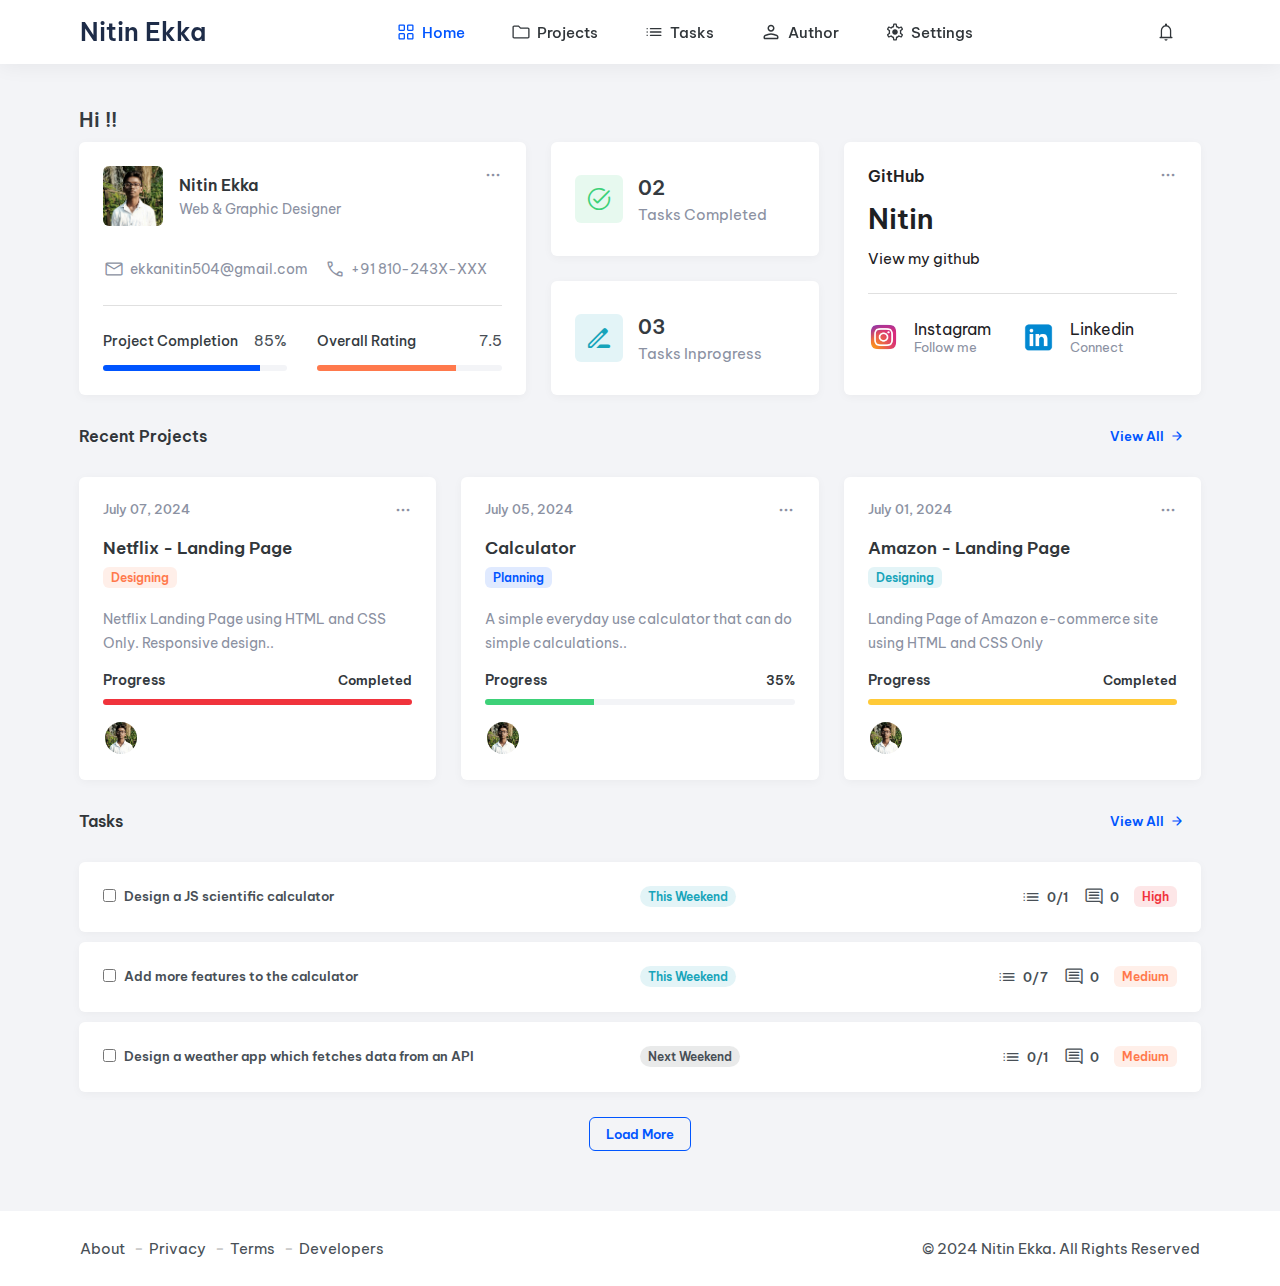
<file: index.html>
<!DOCTYPE html>
<html lang="en">

<head>
  <meta charset="UTF-8">
  <meta http-equiv="X-UA-Compatible" content="IE=edge">
  <meta name="viewport" content="width=device-width, initial-scale=1.0">
  <title>Nitin Ekka | Home</title>

  <!-- 
    - favicon
  -->
  <link rel="shortcut icon" href="./favicon.png" type="image/svg+xml">

  <!-- 
    - custom css link
  -->
  <link rel="stylesheet" href="./assets/css/style.css">

  <!-- 
    - google font link
  -->
  <link rel="preconnect" href="https://fonts.googleapis.com">
  <link rel="preconnect" href="https://fonts.gstatic.com" crossorigin>
  <link href="https://fonts.googleapis.com/css2?family=Be+Vietnam+Pro:wght@400;500;600;900&display=swap"
    rel="stylesheet">

  <!-- 
    - material icon link
  -->
  <link
    href="https://fonts.googleapis.com/css2?family=Material+Symbols+Rounded:opsz,wght,FILL,GRAD@20..48,100..700,0..1,-50..200"
    rel="stylesheet" />

</head>

<body>

  <!-- 
    - #HEADER
  -->

  <header class="header" data-header>
    <div class="container">

      <h1>
        <a href="./author.html" class="logo">Nitin Ekka</a>
      </h1>

      <button class="menu-toggle-btn icon-box" data-menu-toggle-btn aria-label="Toggle Menu">
        <span class="material-symbols-rounded  icon">menu</span>
      </button>

      <nav class="navbar">
        <div class="container">

          <ul class="navbar-list">

            <li>
              <a href="#" class="navbar-link active icon-box">
                <span class="material-symbols-rounded  icon">grid_view</span>

                <span>Home</span>
              </a>
            </li>

            <li>
              <a href="./projects.html" class="navbar-link icon-box">
                <span class="material-symbols-rounded  icon">folder</span>

                <span>Projects</span>
              </a>
            </li>

            <li>
              <a href="#tasks" class="navbar-link icon-box">
                <span class="material-symbols-rounded  icon">list</span>

                <span>Tasks</span>
              </a>
            </li>

            <li>
              <a href="./author.html" class="navbar-link icon-box">
                <span class="material-symbols-rounded">
                  person
                  </span>
                <span>Author</span>
              </a>
            </li>

            <li>
              <a href="#" class="navbar-link icon-box">
                <span class="material-symbols-rounded  icon">settings</span>

                <span>Settings</span>
              </a>
            </li>

          </ul>

          <ul class="user-action-list">

            <li>
              <a href="#" class="notification icon-box">
                <span class="material-symbols-rounded  icon">notifications</span>
              </a>
            </li>

            

          </ul>

        </div>
      </nav>

    </div>
  </header>





  <main>
    <article class="container article">

      <h2 class="h2 article-title">Hi !!</h2>

      <!-- 
        - #HOME
      -->

      <section class="home">

        <div class="card profile-card">

          <button class="card-menu-btn icon-box" aria-label="More" data-menu-btn>
            <span class="material-symbols-rounded  icon">more_horiz</span>
          </button>

          <ul class="ctx-menu">

            <li class="ctx-item">
              <button class="ctx-menu-btn icon-box">
                <span class="material-symbols-rounded  icon" aria-hidden="true">edit</span>

                <span class="ctx-menu-text">Edit</span>
              </button>
            </li>

            <li class="ctx-item">
              <button class="ctx-menu-btn icon-box">
                <span class="material-symbols-rounded  icon" aria-hidden="true">cached</span>

                <span class="ctx-menu-text">Refresh</span>
              </button>
            </li>

            <li class="divider"></li>

            <li class="ctx-item">
              <button class="ctx-menu-btn red icon-box">
                <span class="material-symbols-rounded  icon" aria-hidden="true">delete</span>

                <span class="ctx-menu-text">Deactivate</span>
              </button>
            </li>

          </ul>
          <a href="./author.html">
          <div class="profile-card-wrapper">

            <figure class="card-avatar">
              <img src="./assets/images/avatar.jpg" alt="Nitin Ekka" width="60" height="60">
            </figure>

            <div>
              <p class="card-title">Nitin Ekka</p>

              <p class="card-subtitle">Web & Graphic Designer</p>
            </div>

          </div>
          </a>

          <ul class="contact-list">

            <li>
              <a href="mailto:ekkanitin504@gmail.com" class="contact-link icon-box">
                <span class="material-symbols-rounded  icon">mail</span>

                <p class="text">ekkanitin504@gmail.com</p>
              </a>
            </li>

            <li>
              <a href="tel:+91810243XXXX" class="contact-link icon-box">
                <span class="material-symbols-rounded  icon">call</span>

                <p class="text">+91 810-243X-XXX</p>
              </a>
            </li>

          </ul>

          <div class="divider card-divider"></div>

          <ul class="progress-list">

            <li class="progress-item">

              <div class="progress-label">
                <p class="progress-title">Project Completion</p>

                <data class="progress-data" value="85">85%</data>
              </div>

              <div class="progress-bar">
                <div class="progress" style="--width: 85%; --bg: var(--blue-ryb);"></div>
              </div>

            </li>

            <li class="progress-item">

              <div class="progress-label">
                <p class="progress-title">Overall Rating</p>

                <data class="progress-data" value="7.5">7.5</data>
              </div>

              <div class="progress-bar">
                <div class="progress" style="--width: 75%; --bg: var(--coral);"></div>
              </div>

            </li>

          </ul>

        </div>

        <div class="card-wrapper">

          <div class="card task-card">

            <div class="card-icon icon-box green">
              <span class="material-symbols-rounded  icon">task_alt</span>
            </div>

            <div>
              <data class="card-data" value="2">02</data>

              <p class="card-text">Tasks Completed</p>
            </div>

          </div>

          <div class="card task-card">

            <div class="card-icon icon-box blue">
              <span class="material-symbols-rounded  icon">drive_file_rename_outline</span>
            </div>

            <div>
              <data class="card-data" value="3">03</data>

              <p class="card-text">Tasks Inprogress</p>
            </div>

          </div>

        </div>

        <div class="card revenue-card">

          <button class="card-menu-btn icon-box" aria-label="More" data-menu-btn>
            <span class="material-symbols-rounded  icon">more_horiz</span>
          </button>

          <ul class="ctx-menu">

            <li class="ctx-item">
              <button class="ctx-menu-btn icon-box">
                <span class="material-symbols-rounded  icon" aria-hidden="true">edit</span>

                <span class="ctx-menu-text">Edit</span>
              </button>
            </li>

            <li class="ctx-item">
              <button class="ctx-menu-btn icon-box">
                <span class="material-symbols-rounded  icon" aria-hidden="true">cached</span>

                <span class="ctx-menu-text">Refresh</span>
              </button>
            </li>

          </ul>

          <p class="card-title"><a href="https://github.com/Nitinekka504" target="_blank">GitHub</a></p>

          <data class="card-price" value=""><a href="https://github.com/Nitinekka504" target="_blank">Nitin</a></data>

          <p class="card-text"><a href="https://github.com/Nitinekka504" target="_blank">View my github</a></p>

          <div class="divider card-divider"></div>

          <ul class="revenue-list">

            <li class="revenue-item icon-box">

              <img src="./instagram.png" alt="Instagram"  width="20%">

              <div>
                <a href="https://www.instagram.com/nitin._.ekka504?igsh=YjhtajAwMzUxdmY2" target="_blank">Instagram</a>

                <p class="revenue-item-text"><a class="greyy" href="https://www.instagram.com/nitin._.ekka504?igsh=YjhtajAwMzUxdmY2" target="_blank">Follow me</a>
                </p>
              </div>

            </li>

            <li class="revenue-item icon-box">

              <img src="./author/assets/logo/linkedin.png" alt="linkedin"  width="21%">

              <div>
                <a href="https://www.linkedin.com/in/nitin-ekka-468917226/" target="_blank" >Linkedin</a>

                <p class="revenue-item-text"><a  class="greyy" href="https://www.linkedin.com/in/nitin-ekka-468917226/" target="_blank">Connect</a></p>
              </div>

            </li>

          </ul>

        </div>

      </section>




      <!-- 
        - #PROJECTS
      -->

      <section class="projects" id="projects">

        <div class="section-title-wrapper">
          <h2 class="section-title">Recent Projects</h2>

          <a href="./projects.html"><button class="btn btn-link icon-box">
            <span>View All</span>

            <span class="material-symbols-rounded  icon" aria-hidden="true">arrow_forward</span>
          </button>
          </a>
        </div>

        <ul class="project-list">
          
          <li class="project-item">
            <div class="card project-card">

              <button class="card-menu-btn icon-box" aria-label="More" data-menu-btn>
                <span class="material-symbols-rounded  icon">more_horiz</span>
              </button>

              <ul class="ctx-menu">

                <li class="ctx-item">
                  <button class="ctx-menu-btn icon-box">
                    <span class="material-symbols-rounded  icon" aria-hidden="true">visibility</span>

                    <span class="ctx-menu-text">View</span>
                  </button>
                </li>

                <li class="ctx-item">
                  <button class="ctx-menu-btn icon-box">
                    <span class="material-symbols-rounded  icon" aria-hidden="true">edit</span>

                    <span class="ctx-menu-text">Edit</span>
                  </button>
                </li>

                <li class="divider"></li>

                <li class="ctx-item">
                  <button class="ctx-menu-btn red icon-box">
                    <span class="material-symbols-rounded  icon" aria-hidden="true">delete</span>

                    <span class="ctx-menu-text">Delete</span>
                  </button>
                </li>

              </ul>
              

              <time class="card-date" datetime="2024-07-07">July 07, 2024</time>

              <h3 class="card-title">
               <a href="https://github.com/Nitinekka504/Bharat-Intern/tree/main/Netflix" target="_blank">Netflix - Landing Page</a>
              </h3>

              <div class="card-badge orange">Designing</div>

              <p class="card-text">
                Netflix Landing Page using HTML and CSS Only. Responsive design..
              </p>

              <div class="card-progress-box">

                <div class="progress-label">
                  <span class="progress-title">Progress</span>

                  <data class="progress-data" value="100">Completed</data>
                </div>

                <div class="progress-bar">
                  <div class="progress" style="--width: 100%; --bg: var(--imperial-red);"></div>

                </div>

              </div>

              <ul class="card-avatar-list">

                <li class="card-avatar-item">
                  <a href="#">
                    <img src="./assets/images/avatar.jpg" alt="Nitin Ekka" width="32" height="32">
                  </a>
                </li>



              </ul>

            </div>
          </li>

          <li class="project-item">
            <div class="card project-card">

              <button class="card-menu-btn icon-box" aria-label="More" data-menu-btn>
                <span class="material-symbols-rounded  icon">more_horiz</span>
              </button>

              <ul class="ctx-menu">

                <li class="ctx-item">
                  <button class="ctx-menu-btn icon-box">
                    <span class="material-symbols-rounded  icon" aria-hidden="true">visibility</span>

                    <span class="ctx-menu-text">View</span>
                  </button>
                </li>

                <li class="ctx-item">
                  <button class="ctx-menu-btn icon-box">
                    <span class="material-symbols-rounded  icon" aria-hidden="true">edit</span>

                    <span class="ctx-menu-text">Edit</span>
                  </button>
                </li>

                <li class="divider"></li>

                <li class="ctx-item">
                  <button class="ctx-menu-btn red icon-box">
                    <span class="material-symbols-rounded  icon" aria-hidden="true">delete</span>

                    <span class="ctx-menu-text">Delete</span>
                  </button>
                </li>

              </ul>

              <time class="card-date" datetime="2024-07-05">July 05, 2024</time>

              <h3 class="card-title">
                <a href="https://github.com/Nitinekka504/Bharat-Intern/tree/main/Calculator" target="_blank">Calculator</a>
              </h3>

              <div class="card-badge blue">Planning</div>

              <p class="card-text">
                A simple everyday use calculator that can do simple  calculations..
              </p>

              <div class="card-progress-box">

                <div class="progress-label">
                  <span class="progress-title">Progress</span>

                  <data class="progress-data" value=35">35%</data>
                </div>

                <div class="progress-bar">
                  <div class="progress" style="--width: 35%; --bg: var(--emerald);"></div>
                </div>

              </div>

              <ul class="card-avatar-list">

                <li class="card-avatar-item">
                  <a href="#">
                    <img src="./assets/images/avatar.jpg" alt="Nitin Ekka" width="32" height="32">
                  </a>
                </li>

               

              </ul>

            </div>
          </li>

          <li class="project-item">
            <div class="card project-card">

              <button class="card-menu-btn icon-box" aria-label="More" data-menu-btn>
                <span class="material-symbols-rounded  icon">more_horiz</span>
              </button>

              <ul class="ctx-menu">

                <li class="ctx-item">
                  <button class="ctx-menu-btn icon-box">
                    <span class="material-symbols-rounded  icon" aria-hidden="true">visibility</span>

                    <span class="ctx-menu-text">View</span>
                  </button>
                </li>

                <li class="ctx-item">
                  <button class="ctx-menu-btn icon-box">
                    <span class="material-symbols-rounded  icon" aria-hidden="true">edit</span>

                    <span class="ctx-menu-text">Edit</span>
                  </button>
                </li>

                <li class="divider"></li>

                <li class="ctx-item">
                  <button class="ctx-menu-btn red icon-box">
                    <span class="material-symbols-rounded  icon" aria-hidden="true">delete</span>

                    <span class="ctx-menu-text">Delete</span>
                  </button>
                </li>

              </ul>

              <time class="card-date" datetime="2024-07-01">July 01, 2024</time>

              <h3 class="card-title">
                <a href="https://github.com/Nitinekka504/Bharat-Intern/tree/main/Amazon" target="_blank">Amazon - Landing Page</a>
              </h3>

              <div class="card-badge cyan">Designing</div>

              <p class="card-text">
                Landing Page of Amazon e-commerce site using HTML and CSS Only
              </p>

              <div class="card-progress-box">

                <div class="progress-label">
                  <span class="progress-title">Progress</span>

                  <data class="progress-data" value="100">Completed</data>
                </div>

                <div class="progress-bar">
                  <div class="progress" style="--width: 100%; --bg: var(--sunglow);"></div>
                </div>

              </div>

              <ul class="card-avatar-list">

                <li class="card-avatar-item">
                  <a href="#">
                    <img src="./assets/images/avatar.jpg" alt="Nitin Ekka" width="32" height="32">
                  </a>
                </li>

                

              </ul>

            </div>
          </li>

        </ul>

      </section>




      <!-- 
        - #TASKS
      -->

      <section class="tasks" id="tasks">

        <div class="section-title-wrapper">
          <h2 class="section-title">Tasks</h2>

          <button class="btn btn-link icon-box">
            <span>View All</span>

            <span class="material-symbols-rounded  icon" aria-hidden="true">arrow_forward</span>
          </button>
        </div>

        <ul class="tasks-list">

          <li class="tasks-item">
            <div class="card task-card">

              <div class="card-input">
                <input type="checkbox" name="task-1" id="task-1">

                <label for="task-1" class="task-label">
                  Design a JS scientific calculator
                </label>
              </div>

              <div class="card-badge cyan radius-pill">This Weekend</div>

              <ul class="card-meta-list">

                <li>
                  <div class="meta-box icon-box">
                    <span class="material-symbols-rounded  icon">list</span>

                    <span>0/1</span>
                  </div>
                </li>

                <li>
                  <div class="meta-box icon-box">
                    <span class="material-symbols-rounded  icon">comment</span>

                    <data value="0">0</data>
                  </div>
                </li>

                <li>
                  <div class="card-badge red">High</div>
                </li>

              </ul>

            </div>
          </li>

          <li class="tasks-item">
            <div class="card task-card">

              <div class="card-input">
                <input type="checkbox" name="task-2" id="task-2">

                <label for="task-2" class="task-label">
                  Add more features to the calculator
                </label>
              </div>

              <div class="card-badge cyan radius-pill">This Weekend</div>

              <ul class="card-meta-list">

                <li>
                  <div class="meta-box icon-box">
                    <span class="material-symbols-rounded  icon">list</span>

                    <span>0/7</span>
                  </div>
                </li>

                <li>
                  <div class="meta-box icon-box">
                    <span class="material-symbols-rounded  icon">comment</span>

                    <data value="0">0</data>
                  </div>
                </li>

                <li>
                  <div class="card-badge orange">Medium</div>
                </li>

              </ul>

            </div>
          </li>

          <li class="tasks-item">
            <div class="card task-card">

              <div class="card-input">
                <input type="checkbox" name="task-3" id="task-3">

                <label for="task-3" class="task-label">
                  Design a weather app which fetches data from an API
                </label>
              </div>

              <div class="card-badge radius-pill">Next Weekend</div>

              <ul class="card-meta-list">

                <li>
                  <div class="meta-box icon-box">
                    <span class="material-symbols-rounded  icon">list</span>

                    <span>0/1</span>
                  </div>
                </li>

                <li>
                  <div class="meta-box icon-box">
                    <span class="material-symbols-rounded  icon">comment</span>

                    <data value="0">0</data>
                  </div>
                </li>

                <li>
                  <div class="card-badge orange">Medium</div>
                </li>

              </ul>

            </div>
          </li>

          

        </ul>

        <button class="btn btn-primary" data-load-more>
          <span class="spiner"></span>

          <span>Load More</span>
        </button>

      </section>

    </article>
  </main>





  <!-- 
    - #FOOTER
  -->

  <footer class="footer">
    <div class="container">

      <ul class="footer-list">

        <li class="footer-item">
          <a href="./author.html" class="footer-link">About</a>
        </li>

        <li class="footer-item">
          <a href="#" class="footer-link">Privacy</a>
        </li>

        <li class="footer-item">
          <a href="#" class="footer-link">Terms</a>
        </li>

        <li class="footer-item">
          <a href="#" class="footer-link">Developers</a>
        </li>


      </ul>

      <p class="copyright">
        &copy; 2024 <a href="./author.html" class="copyright-link">Nitin Ekka</a>. All Rights Reserved
        

      </p>

    </div>
  </footer>





  <!-- 
    - custom js link
  -->
  <script src="./assets/js/script.js"></script>

</body>

</html>
</file>
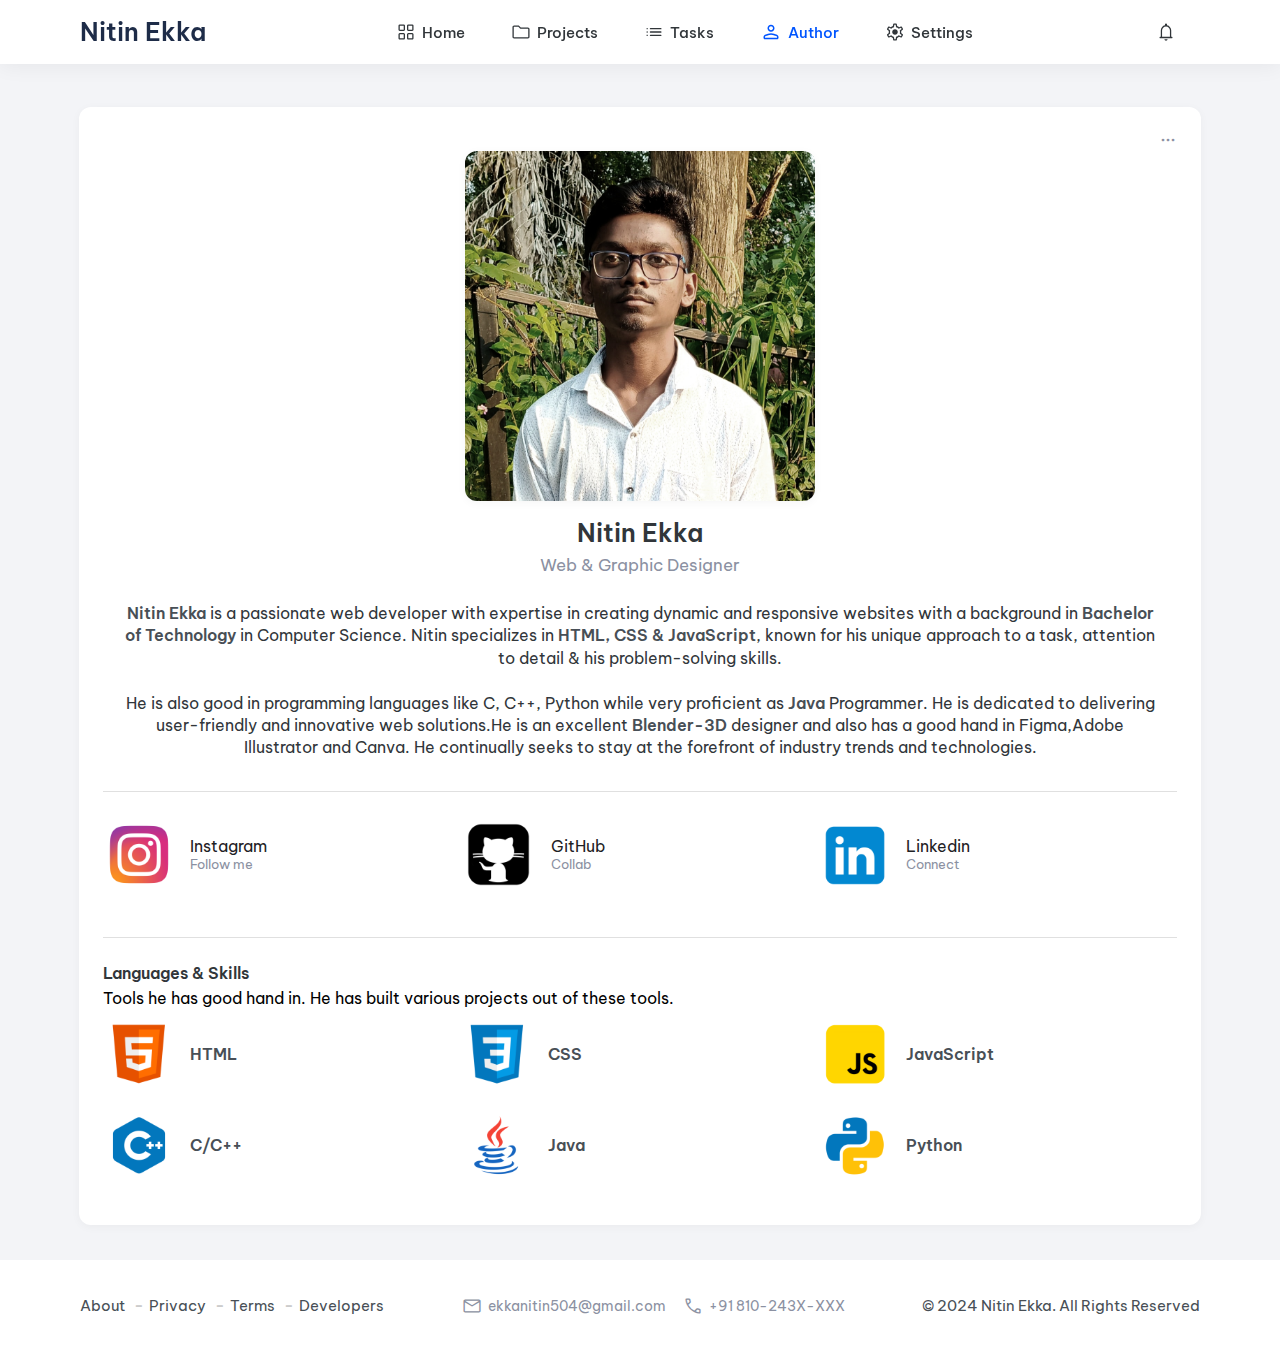
<file: author.html>
<!DOCTYPE html>
<HTML lang="en">

<head>
  <meta charset="UTF-8">
  <meta http-equiv="X-UA-Compatible" content="IE=edge">
  <meta name="viewport" content="width=device-width, initial-scale=1.0">
  <title>Nitin Ekka | About</title>

  <!--
    - favicon
  -->
  <link rel="shortcut icon" href="./favicon.png" type="image/svg+xml">

  <!--
    - custom css link
  -->
  <link rel="stylesheet" href="./author/assets/css/style.css">

  <!--
    - google font link
  -->
  <link rel="preconnect" href="https://fonts.googleapis.com">
  <link rel="preconnect" href="https://fonts.gstatic.com" crossorigin>
  <link href="https://fonts.googleapis.com/css2?family=Be+Vietnam+Pro:wght@400;500;600;900&display=swap"
    rel="stylesheet">

  <!--
    - material icon link
  -->
  <link
    href="https://fonts.googleapis.com/css2?family=Material+Symbols+Rounded:opsz,wght,FILL,GRAD@20..48,100..700,0..1,-50..200"
    rel="stylesheet" />

</head>

<body>

  <!--
    - #HEADER
  -->

  <header class="header" data-header>
    <div class="container">

      <h1>
        <a href="#" class="logo">Nitin Ekka</a>
      </h1>

      <button class="menu-toggle-btn icon-box" data-menu-toggle-btn aria-label="Toggle Menu">
        <span class="material-symbols-rounded  icon">menu</span>
      </button>

      <nav class="navbar">
        <div class="container">

          <ul class="navbar-list">

            <li>
              <a href="./index.html" class="navbar-link icon-box">
                <span class="material-symbols-rounded  icon">grid_view</span>

                <span>Home</span>
              </a>
            </li>

            <li>
              <a href="./projects.html" class="navbar-link icon-box">
                <span class="material-symbols-rounded  icon">folder</span>

                <span>Projects</span>
              </a>
            </li>

            <li>
              <a href="./index.html#tasks" class="navbar-link icon-box">
                <span class="material-symbols-rounded  icon">list</span>

                <span>Tasks</span>
              </a>
            </li>


            <li>
              <a href="#" class="navbar-link active icon-box">
                <span class="material-symbols-rounded">
                  person
                  </span>

                <span>Author</span>
              </a>
            </li>

            <li>
              <a href="#" class="navbar-link icon-box">
                <span class="material-symbols-rounded  icon">settings</span>

                <span>Settings</span>
              </a>
            </li>

          </ul>

          <ul class="user-action-list">

            <li>
              <a href="#" class="notification icon-box">
                <span class="material-symbols-rounded  icon">notifications</span>
              </a>
            </li>


          </ul>

        </div>
      </nav>

    </div>
  </header>





  <main>
    <article class="container article">


      <!--
        - #HOME
      -->

      <section class="home">

        <div class="card profile-card">

          <button class="card-menu-btn icon-box" aria-label="More" data-menu-btn>
            <span class="material-symbols-rounded  icon">more_horiz</span>
          </button>


          <div class="profile-card-wrapper">

            <figure class="card-avatar">
              <img class="myself" src="./assets/images/avatar.jpg" alt="Nitin Ekka" >
            </figure>

            <div>
              <p class="card-title">Nitin Ekka</p>

              <p class="card-subtitle">Web & Graphic Designer</p>
            </div>
            <div>
              <p class="bio">
                <b>Nitin Ekka</b> is a passionate web developer with expertise in creating dynamic and responsive websites with a background in
                 <b>Bachelor of Technology</b> in Computer Science. Nitin specializes in <b> HTML, CSS & JavaScript</b>, known for his unique approach to a task,
                  attention to detail & his problem-solving skills.<br/><br/> He is also good in programming languages like C, C++, Python while very proficient as <b>Java</b> Programmer.
                  He is dedicated to delivering user-friendly and innovative web solutions.He is an excellent <b>Blender-3D</b> designer and 
                  also has a good hand in Figma,Adobe Illustrator and Canva.
                   He continually seeks to stay at the forefront of industry trends and technologies.
              </p>
            </div>

          </div>


          <div class="divider card-divider"></div>
          <div>

            <ul class="revenue-list">

              <li class="revenue-item icon-box">
  
                <img class="social" src="./instagram.png" alt="Instagram"  width="20%">
  
                <div>
                  <a href="https://www.instagram.com/nitin._.ekka504?igsh=YjhtajAwMzUxdmY2" target="_blank">Instagram</a>
  
                  <p class="revenue-item-text"><a class="greyy" href="https://www.instagram.com/nitin._.ekka504?igsh=YjhtajAwMzUxdmY2" target="_blank">Follow me</a>
                  </p>
                </div>
  
              </li>
  
              <li class="revenue-item icon-box ">
  
                <img class="social" src="./author/assets/logo/github.png" alt="github"  width="21%">
  
                <div>
                  <a href="https://github.com/Nitinekka504" target="_blank" >GitHub</a>
  
                  <p class="revenue-item-text"><a  class="greyy" href="https://github.com/Nitinekka504" target="_blank">Collab</a></p>
                </div>
  
              </li>

              <li class="revenue-item icon-box">
  
                <img class="social" src="./author/assets/logo/linkedin.png" alt="linkedin"  width="20%">
  
                <div>
                  <a href="https://www.linkedin.com/in/nitin-ekka-468917226/" target="_blank">Linkedin</a>
  
                  <p class="revenue-item-text"><a class="greyy" href="https://www.linkedin.com/in/nitin-ekka-468917226/" target="_blank">Connect</a>
                  </p>
                </div>

              </li>


            </ul>

          </div>
          <div class="divider card-divider"></div>
          <div>
            <h2 class="section-title">Languages & Skills</h2>
            <p class="tools">Tools he has good hand in. He has built various projects out of these tools.</p>
          </div>

          <div>
            <ul class="revenue-list">

              <li class="revenue-item icon-box">

                <img class="social" src="./author/assets/logo/html5.png" alt="HTML5"  width="20%">

                <div>
                  <a href="#" target="_blank"><b>HTML</b></a>

                </div>

              </li>

              <li class="revenue-item icon-box ">

                <img class="social" src="./author/assets/logo/css3.png" alt="CSS3"  width="20%">

                <div>
                  <a href="#" target="_blank" ><b>CSS</b></a>

                </div>

              </li>

              <li class="revenue-item icon-box">

                <img class="social" src="./author/assets/logo/javascript.png" alt="JavaScript"  width="20%">

                <div>
                  <a href="#" target="_blank"><b>JavaScript</b></a>

                </div>

              </li>

              <li class="revenue-item icon-box ">

                <img class="social" src="./author/assets/logo/cpp.png" alt="C/C++"  width="20%">

                <div>
                  <a href="#" target="_blank" ><b>C/C++</b></a>

                </div>

              </li>

              <li class="revenue-item icon-box">

                <img class="social" src="./author/assets/logo/java.png" alt="Java"  width="20%">

                <div>
                  <a href="#" target="_blank"><b>Java</b></a>

                </div>

              </li>

              <li class="revenue-item icon-box ">

                <img class="social" src="./author/assets/logo/python.png" alt="Python"  width="20%">

                <div>
                  <a href="#" target="_blank" ><b>Python</b></a>

                </div>

              </li>
            </div>

        </div>

      </section>



    </article>
  </main>





  <!--
    - #FOOTER
  -->

  <footer class="footer">
    <div class="container">

      <ul class="footer-list">

        <li class="footer-item">
          <a href="#" class="footer-link">About</a>
        </li>

        <li class="footer-item">
          <a href="#" class="footer-link">Privacy</a>
        </li>

        <li class="footer-item">
          <a href="#" class="footer-link">Terms</a>
        </li>

        <li class="footer-item">
          <a href="#" class="footer-link">Developers</a>
        </li>


      </ul>

      <ul class="contact-list">

        <li>
          <a href="mailto:ekkanitin504@gmail.com" class="contact-link icon-box">
            <span class="material-symbols-rounded  icon">mail</span>

            <p class="text">ekkanitin504@gmail.com</p>
          </a>
        </li>

        <li>
          <a href="tel:+91810243XXXX" class="contact-link icon-box">
            <span class="material-symbols-rounded  icon">call</span>

            <p class="text">+91 810-243X-XXX</p>
          </a>
        </li>

      </ul>


      <p class="copyright">
        &copy; 2024 <a href="#" class="copyright-link">Nitin Ekka</a>. All Rights Reserved
        

      </p>

    </div>
  </footer>





  <!-- 
    - custom js link
  -->
  <script src="./assets/js/script.js"></script>

</body>

</html>
</file>
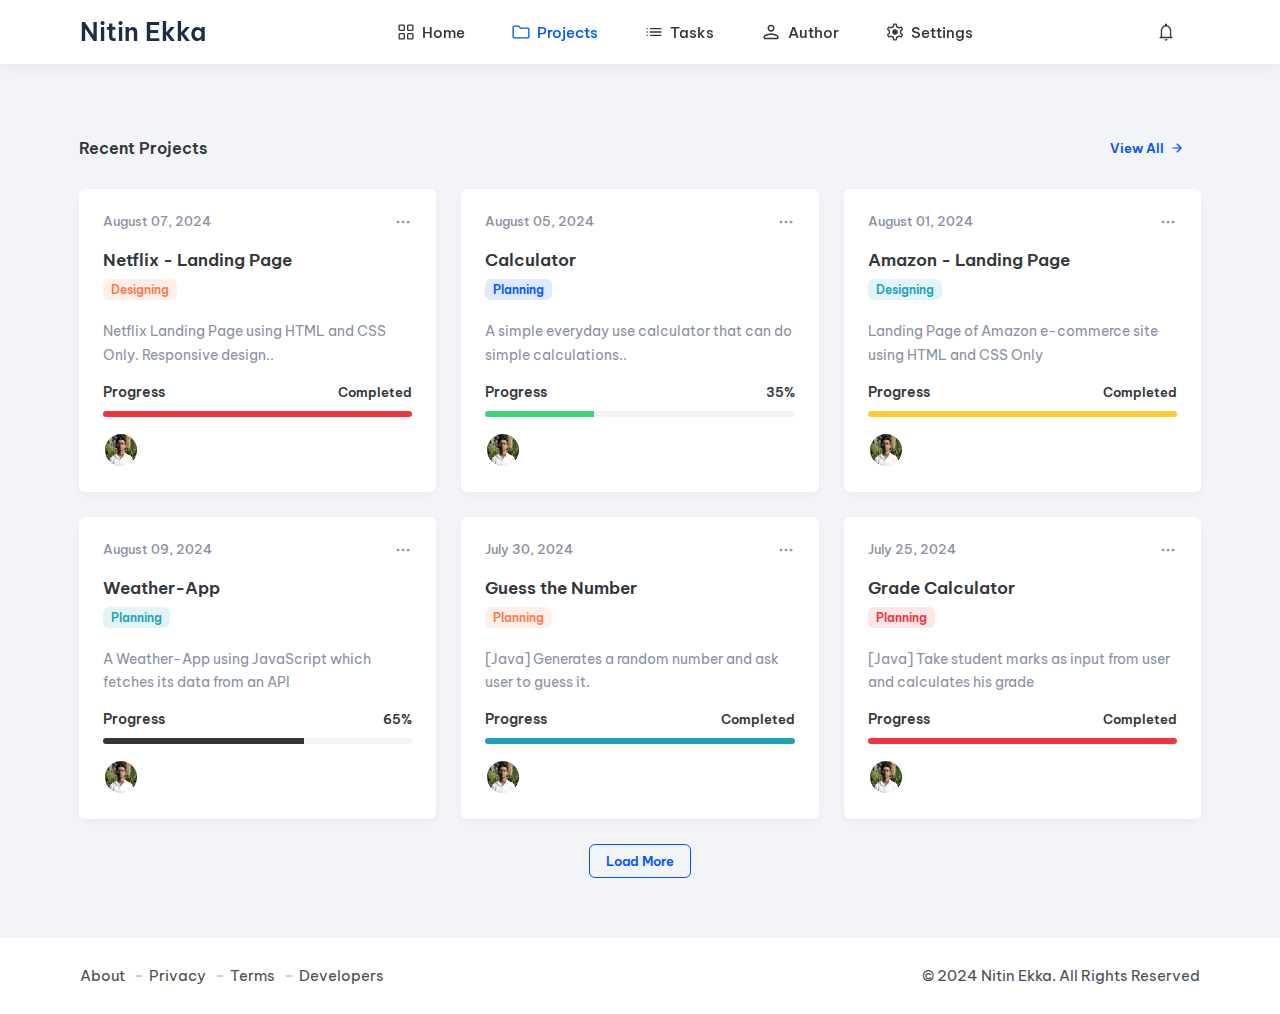
<file: projects.html>
<!DOCTYPE html>
<html lang="en">

<head>
  <meta charset="UTF-8">
  <meta http-equiv="X-UA-Compatible" content="IE=edge">
  <meta name="viewport" content="width=device-width, initial-scale=1.0">
  <title>Nitin Ekka | Projects</title>

  <!-- 
    - favicon
  -->
  <link rel="shortcut icon" href="./favicon.png" type="image/svg+xml">

  <!-- 
    - custom css link
  -->
  <link rel="stylesheet" href="./assets/css/style.css">

  <!-- 
    - google font link
  -->
  <link rel="preconnect" href="https://fonts.googleapis.com">
  <link rel="preconnect" href="https://fonts.gstatic.com" crossorigin>
  <link href="https://fonts.googleapis.com/css2?family=Be+Vietnam+Pro:wght@400;500;600;900&display=swap"
    rel="stylesheet">

  <!-- 
    - material icon link
  -->
  <link
    href="https://fonts.googleapis.com/css2?family=Material+Symbols+Rounded:opsz,wght,FILL,GRAD@20..48,100..700,0..1,-50..200"
    rel="stylesheet" />

</head>

<body>

  <!-- 
    - #HEADER
  -->

  <header class="header" data-header>
    <div class="container">

      <h1>
        <a href="./author.html" class="logo">Nitin Ekka</a>
      </h1>

      <button class="menu-toggle-btn icon-box" data-menu-toggle-btn aria-label="Toggle Menu">
        <span class="material-symbols-rounded  icon">menu</span>
      </button>

      <nav class="navbar">
        <div class="container">

          <ul class="navbar-list">

            <li>
              <a href="./index.html" class="navbar-link icon-box">
                <span class="material-symbols-rounded  icon">grid_view</span>

                <span>Home</span>
              </a>
            </li>

            <li>
              <a href="#" class="navbar-link active icon-box">
                <span class="material-symbols-rounded  icon">folder</span>

                <span>Projects</span>
              </a>
            </li>

            <li>
              <a href="./index.html#tasks" class="navbar-link icon-box">
                <span class="material-symbols-rounded  icon">list</span>

                <span>Tasks</span>
              </a>
            </li>

            <li>
              <a href="./author.html" class="navbar-link icon-box">
                <span class="material-symbols-rounded">
                  person
                  </span>
                <span>Author</span>
              </a>
            </li>

            <li>
              <a href="#" class="navbar-link icon-box">
                <span class="material-symbols-rounded  icon">settings</span>

                <span>Settings</span>
              </a>
            </li>

          </ul>

          <ul class="user-action-list">

            <li>
              <a href="#" class="notification icon-box">
                <span class="material-symbols-rounded  icon">notifications</span>
              </a>
            </li>

            

          </ul>

        </div>
      </nav>

    </div>
  </header>





  <main>
    <article class="container article">

      

      <!-- 
        - #HOME
      -->



      <!-- 
        - #PROJECTS
      -->

      <section class="projects" id="projects">

        <div class="section-title-wrapper">
          <h2 class="section-title">Recent Projects</h2>

          <button class="btn btn-link icon-box">
            <span>View All</span>

            <span class="material-symbols-rounded  icon" aria-hidden="true">arrow_forward</span>
          </button>
        </div>

        <ul class="project-list">

          <li class="project-item">
            <div class="card project-card">

              <button class="card-menu-btn icon-box" aria-label="More" data-menu-btn>
                <span class="material-symbols-rounded  icon">more_horiz</span>
              </button>

              <ul class="ctx-menu">

                <li class="ctx-item">
                  <button class="ctx-menu-btn icon-box">
                    <span class="material-symbols-rounded  icon" aria-hidden="true">visibility</span>

                    <span class="ctx-menu-text">View</span>
                  </button>
                </li>

                <li class="ctx-item">
                  <button class="ctx-menu-btn icon-box">
                    <span class="material-symbols-rounded  icon" aria-hidden="true">edit</span>

                    <span class="ctx-menu-text">Edit</span>
                  </button>
                </li>

                <li class="divider"></li>

                <li class="ctx-item">
                  <button class="ctx-menu-btn red icon-box">
                    <span class="material-symbols-rounded  icon" aria-hidden="true">delete</span>

                    <span class="ctx-menu-text">Delete</span>
                  </button>
                </li>

              </ul>

              <time class="card-date" datetime="2024-08-07">August 07, 2024</time>

              <h3 class="card-title">
                <a href="https://github.com/Nitinekka504/Bharat-Intern/tree/main/Netflix" target="_blank">Netflix - Landing Page</a>
              </h3>

              <div class="card-badge orange">Designing</div>

              <p class="card-text">
                Netflix Landing Page using HTML and CSS Only. Responsive design..
              </p>

              <div class="card-progress-box">

                <div class="progress-label">
                  <span class="progress-title">Progress</span>

                  <data class="progress-data" value="100">Completed</data>
                </div>

                <div class="progress-bar">
                  <div class="progress" style="--width: 100%; --bg: var(--imperial-red);"></div>
                  
                </div>

              </div>

              <ul class="card-avatar-list">

                <li class="card-avatar-item">
                  <a href="#">
                    <img src="./assets/images/avatar.jpg" alt="Nitin Ekka" width="32" height="32">
                  </a>
                </li>

               

              </ul>

            </div>
          </li>

          <li class="project-item">
            <div class="card project-card">

              <button class="card-menu-btn icon-box" aria-label="More" data-menu-btn>
                <span class="material-symbols-rounded  icon">more_horiz</span>
              </button>

              <ul class="ctx-menu">

                <li class="ctx-item">
                  <button class="ctx-menu-btn icon-box">
                    <span class="material-symbols-rounded  icon" aria-hidden="true">visibility</span>

                    <span class="ctx-menu-text">View</span>
                  </button>
                </li>

                <li class="ctx-item">
                  <button class="ctx-menu-btn icon-box">
                    <span class="material-symbols-rounded  icon" aria-hidden="true">edit</span>

                    <span class="ctx-menu-text">Edit</span>
                  </button>
                </li>

                <li class="divider"></li>

                <li class="ctx-item">
                  <button class="ctx-menu-btn red icon-box">
                    <span class="material-symbols-rounded  icon" aria-hidden="true">delete</span>

                    <span class="ctx-menu-text">Delete</span>
                  </button>
                </li>

              </ul>

              <time class="card-date" datetime="2024-08-05">August 05, 2024</time>

              <h3 class="card-title">
                <a href="https://github.com/Nitinekka504/Bharat-Intern/tree/main/Calculator" target="_blank">Calculator</a>
              </h3>

              <div class="card-badge blue">Planning</div>

              <p class="card-text">
                A simple everyday use calculator that can do simple  calculations..
              </p>

              <div class="card-progress-box">

                <div class="progress-label">
                  <span class="progress-title">Progress</span>

                  <data class="progress-data" value=35">35%</data>
                </div>

                <div class="progress-bar">
                  <div class="progress" style="--width: 35%; --bg: var(--emerald);"></div>
                </div>

              </div>

              <ul class="card-avatar-list">

                <li class="card-avatar-item">
                  <a href="#">
                    <img src="./assets/images/avatar.jpg" alt="Nitin Ekka" width="32" height="32">
                  </a>
                </li>

               

              </ul>

            </div>
          </li>

          <li class="project-item">
            <div class="card project-card">

              <button class="card-menu-btn icon-box" aria-label="More" data-menu-btn>
                <span class="material-symbols-rounded  icon">more_horiz</span>
              </button>

              <ul class="ctx-menu">

                <li class="ctx-item">
                  <button class="ctx-menu-btn icon-box">
                    <span class="material-symbols-rounded  icon" aria-hidden="true">visibility</span>

                    <span class="ctx-menu-text">View</span>
                  </button>
                </li>

                <li class="ctx-item">
                  <button class="ctx-menu-btn icon-box">
                    <span class="material-symbols-rounded  icon" aria-hidden="true">edit</span>

                    <span class="ctx-menu-text">Edit</span>
                  </button>
                </li>

                <li class="divider"></li>

                <li class="ctx-item">
                  <button class="ctx-menu-btn red icon-box">
                    <span class="material-symbols-rounded  icon" aria-hidden="true">delete</span>

                    <span class="ctx-menu-text">Delete</span>
                  </button>
                </li>

              </ul>

              <time class="card-date" datetime="2024-08-01">August 01, 2024</time>

              <h3 class="card-title">
                <a href="https://github.com/Nitinekka504/Bharat-Intern/tree/main/Amazon" target="_blank">Amazon - Landing Page</a>
              </h3>

              <div class="card-badge cyan">Designing</div>

              <p class="card-text">
                Landing Page of Amazon e-commerce site using HTML and CSS Only
              </p>

              <div class="card-progress-box">

                <div class="progress-label">
                  <span class="progress-title">Progress</span>

                  <data class="progress-data" value="100">Completed</data>
                </div>

                <div class="progress-bar">
                  <div class="progress" style="--width: 100%; --bg: var(--sunglow);"></div>
                </div>

              </div>

              <ul class="card-avatar-list">

                <li class="card-avatar-item">
                  <a href="#">
                    <img src="./assets/images/avatar.jpg" alt="Nitin Ekka" width="32" height="32">
                  </a>
                </li>

                

              </ul>

            </div>
          </li>

          <li class="project-item">
            <div class="card project-card">

              <button class="card-menu-btn icon-box" aria-label="More" data-menu-btn>
                <span class="material-symbols-rounded  icon">more_horiz</span>
              </button>

              <ul class="ctx-menu">

                <li class="ctx-item">
                  <button class="ctx-menu-btn icon-box">
                    <span class="material-symbols-rounded  icon" aria-hidden="true">visibility</span>

                    <span class="ctx-menu-text">View</span>
                  </button>
                </li>

                <li class="ctx-item">
                  <button class="ctx-menu-btn icon-box">
                    <span class="material-symbols-rounded  icon" aria-hidden="true">edit</span>

                    <span class="ctx-menu-text">Edit</span>
                  </button>
                </li>

                <li class="divider"></li>

                <li class="ctx-item">
                  <button class="ctx-menu-btn red icon-box">
                    <span class="material-symbols-rounded  icon" aria-hidden="true">delete</span>

                    <span class="ctx-menu-text">Delete</span>
                  </button>
                </li>

              </ul>

              <time class="card-date" datetime="2024-08-09">August 09, 2024</time>

              <h3 class="card-title">
                <a href="#">Weather-App</a>
              </h3>

              <div class="card-badge cyan">Planning</div>

              <p class="card-text">
                A Weather-App  using JavaScript which fetches its data from an API
              </p>

              <div class="card-progress-box">

                <div class="progress-label">
                  <span class="progress-title">Progress</span>

                  <data class="progress-data" value=65">65%</data>
                </div>

                <div class="progress-bar">
                  <div class="progress" style="--width: 65%; --bg: var(--);"></div>
                </div>

              </div>

              <ul class="card-avatar-list">

                <li class="card-avatar-item">
                  <a href="#">
                    <img src="./assets/images/avatar.jpg" alt="Nitin Ekka" width="32" height="32">
                  </a>
                </li>

               

              </ul>

            </div>
          </li>

          <li class="project-item">
            <div class="card project-card">

              <button class="card-menu-btn icon-box" aria-label="More" data-menu-btn>
                <span class="material-symbols-rounded  icon">more_horiz</span>
              </button>

              <ul class="ctx-menu">

                <li class="ctx-item">
                  <button class="ctx-menu-btn icon-box">
                    <span class="material-symbols-rounded  icon" aria-hidden="true">visibility</span>

                    <span class="ctx-menu-text">View</span>
                  </button>
                </li>

                <li class="ctx-item">
                  <button class="ctx-menu-btn icon-box">
                    <span class="material-symbols-rounded  icon" aria-hidden="true">edit</span>

                    <span class="ctx-menu-text">Edit</span>
                  </button>
                </li>

                <li class="divider"></li>

                <li class="ctx-item">
                  <button class="ctx-menu-btn red icon-box">
                    <span class="material-symbols-rounded  icon" aria-hidden="true">delete</span>

                    <span class="ctx-menu-text">Delete</span>
                  </button>
                </li>

              </ul>

              <time class="card-date" datetime="2024-07-30">July 30, 2024</time>

              <h3 class="card-title">
                <a href="https://github.com/Nitinekka504/CodSoft/blob/main/JAVA%20VS/NumberGuessingGame.java" target="_blank">Guess the Number</a>
              </h3>

              <div class="card-badge orange">Planning</div>

              <p class="card-text">
                [Java] Generates a random number and ask user to guess it.
              </p>

              <div class="card-progress-box">

                <div class="progress-label">
                  <span class="progress-title">Progress</span>

                  <data class="progress-data" value=100">Completed</data>
                </div>

                <div class="progress-bar">
                  <div class="progress" style="--width: 100%; --bg: var(--pacific-blue);"></div>
                </div>

              </div>

              <ul class="card-avatar-list">

                <li class="card-avatar-item">
                  <a href="#">
                    <img src="./assets/images/avatar.jpg" alt="Nitin Ekka" width="32" height="32">
                  </a>
                </li>

               

              </ul>

            </div>
          </li>

          <li class="project-item">
            <div class="card project-card">

              <button class="card-menu-btn icon-box" aria-label="More" data-menu-btn>
                <span class="material-symbols-rounded  icon">more_horiz</span>
              </button>

              <ul class="ctx-menu">

                <li class="ctx-item">
                  <button class="ctx-menu-btn icon-box">
                    <span class="material-symbols-rounded  icon" aria-hidden="true">visibility</span>

                    <span class="ctx-menu-text">View</span>
                  </button>
                </li>

                <li class="ctx-item">
                  <button class="ctx-menu-btn icon-box">
                    <span class="material-symbols-rounded  icon" aria-hidden="true">edit</span>

                    <span class="ctx-menu-text">Edit</span>
                  </button>
                </li>

                <li class="divider"></li>

                <li class="ctx-item">
                  <button class="ctx-menu-btn red icon-box">
                    <span class="material-symbols-rounded  icon" aria-hidden="true">delete</span>

                    <span class="ctx-menu-text">Delete</span>
                  </button>
                </li>

              </ul>

              <time class="card-date" datetime="2024-07-25">July 25, 2024</time>

              <h3 class="card-title">
                <a href="https://github.com/Nitinekka504/CodSoft/blob/main/JAVA%20VS/StudentMarks.java" target="_blank">Grade Calculator</a>
              </h3>

              <div class="card-badge red">Planning</div>

              <p class="card-text">
                [Java] Take student marks as input from user and calculates his grade
              </p>

              <div class="card-progress-box">

                <div class="progress-label">
                  <span class="progress-title">Progress</span>

                  <data class="progress-data" value=100">Completed</data>
                </div>

                <div class="progress-bar">
                  <div class="progress" style="--width: 100%; --bg: var(--imperial-red);"></div>
                </div>

              </div>

              <ul class="card-avatar-list">

                <li class="card-avatar-item">
                  <a href="#">
                    <img src="./assets/images/avatar.jpg" alt="Nitin Ekka" width="32" height="32">
                  </a>
                </li>

               

              </ul>

            </div>
          </li>

        </ul>


        

      </section>

      <section class="tasks" id="tasks">
        <button class="btn btn-primary" data-load-more>
            <span class="spiner"></span>
  
            <span>Load More</span>
          </button>
      </section>




 

    </article>
  </main>





  <!-- 
    - #FOOTER
  -->

  <footer class="footer">
    <div class="container">

      <ul class="footer-list">

        <li class="footer-item">
          <a href="./author.html" class="footer-link">About</a>
        </li>

        <li class="footer-item">
          <a href="#" class="footer-link">Privacy</a>
        </li>

        <li class="footer-item">
          <a href="#" class="footer-link">Terms</a>
        </li>

        <li class="footer-item">
          <a href="#" class="footer-link">Developers</a>
        </li>


      </ul>

      <p class="copyright">
        &copy; 2024 <a href="./author.html" class="copyright-link">Nitin Ekka</a>. All Rights Reserved
        

      </p>

    </div>
  </footer>





  <!-- 
    - custom js link
  -->
  <script src="./assets/js/script.js"></script>

</body>

</html>
</file>
<file: assets/css/style.css>
/*-----------------------------------*\
  #style.css
\*-----------------------------------*/

/**
 * copyright 2024 Nitin Ekka
 */





/*-----------------------------------*\
  #CUSTOM PROPERTY
\*-----------------------------------*/

:root {

  /**
   * colors
   */

  --imperial-red_12: hsla(357, 86%, 57%, 0.12);
  --pacific-blue_12: hsla(188, 78%, 41%, 0.12);
  --davys-gray_12: hsla(210, 9%, 31%, 0.12);
  --imperial-red: hsl(357, 86%, 57%);
  --sonic-sliver: hsl(0, 0%, 47%);
  --pacific-blue: hsl(188, 78%, 41%);
  --blue-ryb_12: hsla(220, 100%, 50%, 0.12);
  --space-cadet: hsl(220, 41%, 20%);
  --eerie-black: hsl(214, 10%, 13%);
  --davys-gray: hsl(210, 9%, 31%);
  --emerald_12: hsla(144, 62%, 53%, 0.12);
  --cool-gray: hsl(225, 11%, 59%);
  --cultured: hsl(225, 20%, 96%);
  --blue-ryb: hsl(220, 100%, 50%);
  --black_08: hsla(0, 0%, 0%, 0.06);
  --black_12: hsla(0, 0%, 0%, 0.12);
  --coral_12: hsla(15, 100%, 65%, 0.12);
  --sunglow: hsl(44, 100%, 61%);
  --emerald: hsl(144, 62%, 53%);
  --onyx-2: hsl(210, 10%, 23%);
  --coral: hsl(15, 100%, 65%);
  --white: hsl(0, 0%, 100%);
  --onyx: hsl(207, 8%, 21%);

  /**
   * typography
   */

  --ff-vietnam: "Be Vietnam Pro", sans-serif;

  --fs-1: 1.563rem;
  --fs-2: 1.5rem;
  --fs-3: 1.25rem;
  --fs-4: 1.078rem;
  --fs-5: 1rem;
  --fs-6: 0.938rem;
  --fs-7: 0.875rem;
  --fs-8: 0.844rem;
  --fs-9: 0.813rem;
  --fs-10: 0.769rem;

  --fw-500: 500;
  --fw-600: 600;

  /**
   * transition
   */

  --transition: 0.25s ease;
  --cubic-out: cubic-bezier(0.45, 0.85, 0.5, 1);
  --cubic-in: cubic-bezier(0.5, 0, 0.50, 0.95);

  /**
   * radius
   */

  --radius-6: 6px;

  /**
   * shadow
   */

  --shadow-1: 0 12px 20px hsla(210, 10%, 23%, 0.07);
  --shadow-2: 0 2px 10px hsla(0, 0%, 0%, 0.04);
  --shadow-3: 0 2px 20px var(--black_08);

}





/*-----------------------------------*\
  #RESET
\*-----------------------------------*/

*, *::before, *::after {
  margin: 0;
  padding: 0;
  box-sizing: border-box;
}

li { list-style: none; }

a { text-decoration: none; }

a,
img,
span,
data,
time,
input,
button,
span.icon { display: block; }

button {
  font: inherit;
  background: none;
  border: none;
  cursor: pointer;
  text-align: left;
}

html {
  font-family: var(--ff-vietnam);
  scroll-behavior: smooth;
}

body {
  padding-block-start: 72px;
  background: var(--cultured);
}

:focus-visible {
  outline: 2px solid var(--onyx);
  outline-offset: 1px;
}

::-webkit-scrollbar { width: 10px; }

::-webkit-scrollbar-track { background: hsl(0, 0%, 95%); }

::-webkit-scrollbar-thumb { background: hsl(0, 0%, 80%); }

::-webkit-scrollbar-thumb:hover { background: hsl(0, 0%, 70%); }





/*-----------------------------------*\
  #REUSED STYLE
\*-----------------------------------*/

.container { padding-inline: 15px; }

.icon-box { font-variation-settings: 'wght' 300; }

.icon-box .icon { font-size: 22px; }

.h2,
.h3 {
  color: var(--onyx-2);
  font-weight: var(--fw-600);
}

.h2 { font-size: var(--fs-3); }

.card {
  background: var(--white);
  position: relative;
  padding: 24px;
  border-radius: var(--radius-6);
  box-shadow: var(--shadow-2);
}

.card-menu-btn {
  position: absolute;
  top: 16px;
  right: 16px;
  color: var(--cool-gray);
  padding: 6px;
  border-radius: var(--radius-6);
}

.card-menu-btn:is(:hover, :focus) { background: var(--black_08); }

.ctx-menu {
  background: var(--white);
  position: absolute;
  top: 55px;
  right: 16px;
  width: 180px;
  padding: 10px 5px;
  box-shadow: var(--shadow-1);
  border-radius: var(--radius-6);
  display: none;
}

.ctx-menu.active { display: block; }

.ctx-menu-btn {
  color: var(--color, var(--sonic-sliver));
  font-size: var(--fs-6);
  display: flex;
  justify-content: flex-start;
  align-items: center;
  width: 100%;
  gap: 8px;
  padding: 5px 25px;
  border-radius: var(--radius-6);
}

.ctx-menu-btn:is(:hover, :focus) {
  color: var(--hover-color, var(--eerie-black));
  background: var(--black_08);
}

.ctx-menu-btn.red {
  --hover-color: var(--imperial-red);
  --color: var(--imperial-red);
}

.divider {
  height: 1px;
  background: var(--bg, var(--black_08));
  margin-block: var(--mb, 8px);
}

.card-divider {
  --bg: var(--black_12);
  --mb: 25px;
}

.section-title-wrapper {
  padding-block: 25px;
  display: flex;
  flex-wrap: wrap;
  justify-content: space-between;
  align-items: center;
  gap: 5px;
}

.section-title {
  color: var(--onyx);
  font-size: var(--fs-5);
  font-weight: var(--fw-600);
}

.btn {
  display: flex;
  align-items: center;
  gap: 5px;
  font-size: var(--fs-9);
  font-weight: var(--fw-600);
  padding: 8px 16px;
  border-radius: var(--radius-6);
}

.btn .icon {
  font-size: 16px;
  font-variation-settings: 'wght' 400;
}

.btn-link { color: var(--blue-ryb); }

.btn-link:is(:hover, :focus) { background: var(--blue-ryb_12); }

.btn-primary {
  color: var(--blue-ryb);
  border: 1px solid var(--blue-ryb);
  transition: var(--transition);
}

.btn-primary:is(:hover, :focus) {
  background: var(--blue-ryb);
  color: var(--white);
  box-shadow: 0 10px 10px -8px var(--blue-ryb);
}

.card-badge {
  background: var(--bg, var(--davys-gray_12));
  color: var(--color, var(--davys-gray));
  font-size: var(--fs-10);
  font-weight: var(--fw-600);
  width: max-content;
  padding: 3px 8px;
  border-radius: var(--radius-6);
}

.card-badge.blue {
  --bg: var(--blue-ryb_12);
  --color: var(--blue-ryb);
}

.card-badge.orange {
  --bg: var(--coral_12);
  --color: var(--coral);
}

.card-badge.cyan {
  --bg: var(--pacific-blue_12);
  --color: var(--pacific-blue);
}

.card-badge.red {
  --bg: var(--imperial-red_12);
  --color: var(--imperial-red);
}

.card-badge.green {
  --bg: var(--emerald_12);
  --color: var(--emerald);
}

.card-badge.radius-pill { border-radius: 50px; }





/*-----------------------------------*\
  #HEADER
\*-----------------------------------*/

.header {
  background: var(--white);
  position: fixed;
  top: 0;
  left: 0;
  width: 100%;
  height: 72px;
  padding-block: 20px;
  overflow: hidden;
  transition: 0.3s var(--cubic-in);
  box-shadow: var(--shadow-3);
  z-index: 1;
}

.header.active {
  height: 370px;
  transition: 0.5s var(--cubic-out);
}

.header > .container {
  display: flex;
  justify-content: space-between;
  align-items: center;
}

.logo {
  font-size: var(--fs-1);
  font-weight: var(--fw-600);
  color: var(--space-cadet);
}

.menu-toggle-btn .icon { font-size: 28px; }

.navbar {
  position: absolute;
  top: 72px;
  left: 0;
  width: 100%;
  background: var(--white);
  opacity: 0;
  visibility: hidden;
  transition: 0.5s var(--cubic-out);
}

.header.active .navbar {
  opacity: 1;
  visibility: visible;
}

.navbar-list {
  padding-inline: 15px;
  margin-bottom: 15px;
}

.navbar-link {
  color: var(--onyx);
  font-size: var(--fs-6);
  font-weight: var(--fw-500);
  display: flex;
  align-items: center;
  gap: 5px;
  padding: 10px;
  border-radius: var(--radius-6);
}

:is(.navbar-link, .notification, .header-profile):is(:hover, :focus) { background: var(--black_08); }

.navbar-link.active { color: var(--blue-ryb); }

.user-action-list {
  padding-inline: 15px;
  display: flex;
  justify-content: space-between;
  align-items: center;
  flex-direction: row-reverse;
}

.notification {
  color: var(--onyx);
  padding: 8px;
  border-radius: var(--radius-6);
}

.header-profile {
  display: flex;
  align-items: center;
  gap: 10px;
  padding: 10px;
  padding-right: 15px;
  border-radius: var(--radius-6);
}

.profile-avatar {
  overflow: hidden;
  border-radius: var(--radius-6);
}

.header :is(.profile-title, .profile-subtitle) { font-size: var(--fs-9); }

.header .profile-title {
  color: var(--onyx);
  margin-bottom: 2px;
  font-weight: var(--fw-600);
}

.header .profile-subtitle {
  color: var(--cool-gray);
  font-weight: var(--fw-500);
}





/*-----------------------------------*\
  #HOME
\*-----------------------------------*/

.article.container { padding: 20px 14px; }

.home {
  display: grid;
  gap: 25px;
}

.article-title { margin-bottom: 10px; }

.article-subtitle {
  color: var(--davys-gray);
  font-size: var(--fs-6);
  font-weight: var(--fw-500);
  margin-bottom: 25px;
}

.profile-card-wrapper {
  display: flex;
  align-items: center;
  flex-wrap: wrap;
  gap: 16px;
  margin-bottom: 32px;
}

.card-avatar {
  overflow: hidden;
  border-radius: var(--radius-6);
}

.card-title {
  color: var(--onyx);
  font-weight: var(--fw-600);
  margin-bottom: 5px;
}

.card-subtitle {
  color: var(--cool-gray);
  font-size: var(--fs-7);
}

.contact-list {
  display: flex;
  flex-wrap: wrap;
  gap: 8px 16px;
}

.contact-link {
  color: var(--cool-gray);
  font-size: var(--fs-7);
  display: flex;
  align-items: center;
  gap: 5px;
}

.progress-item:not(:last-child) { margin-bottom: 25px; }

.progress-label {
  display: flex;
  justify-content: space-between;
  align-items: center;
}

.progress-title {
  color: var(--onyx-2);
  font-size: var(--fs-8);
  font-weight: var(--fw-500);
}

.progress-data {
  color: var(--davys-gray);
  font-size: var(--fs-6);
}

.progress-bar {
  margin-top: 15px;
  width: 100%;
  height: 6px;
  background: var(--cultured);
  border-radius: var(--radius-6);
  overflow: hidden;
}

.progress {
  width: var(--width, 100%);
  height: 100%;
  background: var(--bg, var(--onyx));
}

.home .card-wrapper {
  display: grid;
  gap: 25px;
}

.home .task-card {
  display: flex;
  align-items: center;
  gap: 15px;
}

.home .task-card .card-icon.green {
  --background: var(--emerald_12);
  --color: var(--emerald);
}

.home .task-card .card-icon.blue {
  --background: var(--pacific-blue_12);
  --color: var(--pacific-blue);
}

.home .task-card .icon {
  font-size: 28px;
  color: var(--color);
}

.home .task-card .card-icon {
  background: var(--background);
  padding: 10px;
  border-radius: var(--radius-6);
}

.home .task-card .card-data {
  color: var(--onyx-2);
  font-size: var(--fs-3);
  font-weight: var(--fw-600);
  margin-bottom: 5px;
}

.home .task-card .card-text {
  color: var(--cool-gray);
  font-size: var(--fs-6);
}

.revenue-card .card-title { margin-bottom: 15px; }

.card-price {
  color: var(--onyx);
  font-size: var(--fs-2);
  font-weight: var(--fw-600);
  margin-bottom: 12px;
}

.revenue-card .card-text {
  color: var(--cool-gray);
  font-size: var(--fs-6);
}

.revenue-item {
  display: flex;
  align-items: center;
  gap: 15px;
}

.revenue-item:first-child { margin-bottom: 10px; }

.revenue-item .icon { font-size: 30px; }

.revenue-item .icon.green { color: var(--emerald); }

.revenue-item .icon.red { color: var(--imperial-red); }

.revenue-item-data {
  color: var(--onyx);
  font-size: var(--fs-6);
  font-weight: var(--fw-600);
  margin-bottom: 5px;
}

.revenue-item-text {
  color: var(--cool-gray);
  font-size: var(--fs-9);
}





/*-----------------------------------*\
  #PROJECTS
\*-----------------------------------*/

.project-list {
  display: grid;
  gap: 25px;
}

.project-card .card-date {
  color: var(--cool-gray);
  font-size: var(--fs-9);
  font-weight: var(--fw-500);
  margin-bottom: 20px;
}

.project-card .card-title {
  color: var(--onyx);
  font-size: var(--fs-4);
  margin-bottom: 8px;
}

.project-card .card-title > a {
  color: inherit;
  transition: var(--transition);
}

.project-card .card-title > a:is(:hover, :focus) { color: var(--blue-ryb); }

.project-card .card-badge { margin-bottom: 20px; }

.project-card .card-text {
  color: var(--cool-gray);
  font-size: var(--fs-7);
  line-height: 1.7;
  margin-bottom: 15px;
}

.project-card .card-progress-box { margin-bottom: 15px; }

.project-card .progress-title { font-weight: var(--fw-600); }

.project-card .progress-data {
  color: var(--onyx);
  font-size: var(--fs-9);
  font-weight: var(--fw-600);
}

.project-card .progress-bar { margin-top: 10px; }

.card-avatar-list {
  display: flex;
  justify-content: flex-start;
  align-items: center;
}

.card-avatar-item > a {
  border: 2px solid var(--white);
  border-radius: 50%;
  overflow: hidden;
}

.card-avatar-item:not(:first-child) { margin-left: -15px; }





/*-----------------------------------*\
  #TASKS
\*-----------------------------------*/

.tasks-item:not(:last-child) { margin-bottom: 10px; }

.tasks .task-card {
  display: grid;
  gap: 15px;
}

.tasks .card-input {
  display: flex;
  align-items: flex-start;
  gap: 8px;
}

.tasks .card-input > input {
  margin-top: 2px;
  accent-color: var(--blue-ryb);
}

.tasks .card-input > input:checked { filter: drop-shadow(0 0 2px var(--blue-ryb)); }

.tasks .task-label {
  color: var(--davys-gray);
  font-size: var(--fs-9);
  font-weight: var(--fw-600);
  line-height: 1.5;
}

.tasks .card-meta-list {
  display: flex;
  justify-content: flex-start;
  align-items: center;
  gap: 15px;
}

.tasks .meta-box {
  color: var(--davys-gray);
  font-size: var(--fs-9);
  font-weight: var(--fw-600);
  display: flex;
  align-items: center;
  gap: 5px;
}

.tasks .btn-primary {
  margin-block: 25px;
  margin-inline: auto;
}

.tasks .btn-primary .spiner {
  padding: 6px;
  border: 2px solid var(--blue-ryb);
  border-top-color: transparent;
  border-radius: 50%;
  animation: rotate 0.75s linear infinite;
  display: none;
}

.tasks .btn-primary:is(:hover, :focus) .spiner {
  border-color: var(--white);
  border-top-color: transparent;
}

@keyframes rotate {
  0% { transform: rotate(0); }

  100% { transform: rotate(1turn); }
}

.tasks .btn-primary.active .spiner { display: block; }





/*-----------------------------------*\
  #FOOTER
\*-----------------------------------*/

.footer {
  background: var(--white);
  padding-block: 25px;
}

.footer-list {
  display: flex;
  flex-wrap: wrap;
  justify-content: flex-start;
  align-items: flex-start;
  margin-bottom: 10px;
}

.footer-link,
.copyright {
  color: var(--davys-gray);
  font-size: var(--fs-6);
  line-height: 1.7;
}

.footer-link,
.copyright-link {
  display: inline-block;
  transition: var(--transition);
}

:is(.footer-link, .copyright-link):is(:hover, :focus) { color: var(--blue-ryb); }

.footer-item:not(:last-child)::after {
  content: "-";
  color: hsl(0, 0%, 80%);
  font-weight: var(--fw-600);
  margin-inline: 5px;
}

.copyright-link { color: inherit; }





/*-----------------------------------*\
  #MEDIA QUERIES
\*-----------------------------------*/

/**
 * responsive for larger than 400px screen
 */

@media (min-width: 400px) {

  /**
   * HOME
   */

  .revenue-item:first-child { margin-bottom: 0; }

  .revenue-list {
    display: grid;
    grid-template-columns: 1fr 1fr;
  }

}





/**
 * responsive for larger than 570px screen
 */

@media (min-width: 570px) {

  /**
   * REUSED STYLE
   */

  .container {
    max-width: 550px;
    margin-inline: auto;
  }



  /**
   * HEADER
   */

  .navbar-list,
  .user-action-list { padding-inline: 0; }

  

  /**
   * HOME
   */

  .card-price { --fs-2: 1.625rem; }



  /**
   * TASKS
   */

  .tasks .card-meta-list { justify-content: flex-end; }

}





/**
 * responsive for larger than 768px screen
 */

@media (min-width: 768px) {

  /**
   * REUSED STYLE
   */

  .container { max-width: 700px; }



  /**
   * HOME
   */

  .progress-list {
    display: grid;
    grid-template-columns: 1fr 1fr;
    gap: 30px;
  }

  .progress-item:not(:last-child) { margin-bottom: 0; }

  .home .card-wrapper { grid-template-columns: 1fr 1fr; }

}





/**
 * responsive for larger than 992px screen
 */

@media (min-width: 992px) {

  /**
   * REUSED STYLE
   */

  .container { max-width: 950px; }



  /**
   * HEADER
   */

  .menu-toggle-btn { display: none; }

  .header {
    height: unset;
    padding-block: 10px;
  }

  .header.active { height: unset; }

  .navbar {
    all: unset;
    flex-grow: 1;
  }

  .navbar .container { display: flex; }

  .navbar-list {
    margin-bottom: 0;
    display: flex;
    justify-content: space-between;
    align-items: center;
    gap: 10px;
    margin-inline: auto;
  }

  .user-action-list {
    flex-direction: row;
    gap: 20px;
  }



  /**
   * HOME
   */

  .article.container { padding-block: 35px; }

  .home { grid-template-columns: 1.25fr 0.75fr 1fr; }

  .home .card-wrapper { grid-template-columns: 1fr; }

  .progress-list { align-items: flex-end; }



  /**
   * PROJECTS
   */

  .project-list { grid-template-columns: repeat(3, 1fr); }



  /**
   * TASKS
   */

  .tasks .task-card {
    grid-template-columns: 1fr 0.5fr 0.5fr;
    align-items: center;
  }



  /**
   * FOOTER
   */

  .footer-list { margin-bottom: 0; }

  .footer .container {
    display: flex;
    justify-content: space-between;
    align-items: center;
  }

}





/**
 * responsive for larger than 1200px screen
 */

@media (min-width: 1200px) {

  /**
   * REUSED STYLE
   */

  .container { max-width: 1150px; }



  /**
   * HEADER
   */

  .navbar-list { gap: 25px; }



  /**
   * HOME
   */

  .card-price { --fs-2: 1.780rem; }

}

a{
  color: var(--eerie-black);
}

 .greyy{
  color: var(--cool-gray);
}
</file>
<file: author/assets/css/style.css>
/*-----------------------------------*\
  #style.css
\*-----------------------------------*/

/**
 * copyright 2024 Nitin Ekka
 */





/*-----------------------------------*\
  #CUSTOM PROPERTY
\*-----------------------------------*/

:root {

  /**
   * colors
   */

  --imperial-red_12: hsla(357, 86%, 57%, 0.12);
  --pacific-blue_12: hsla(188, 78%, 41%, 0.12);
  --davys-gray_12: hsla(210, 9%, 31%, 0.12);
  --imperial-red: hsl(357, 86%, 57%);
  --sonic-sliver: hsl(0, 0%, 47%);
  --pacific-blue: hsl(188, 78%, 41%);
  --blue-ryb_12: hsla(220, 100%, 50%, 0.12);
  --space-cadet: hsl(220, 41%, 20%);
  --eerie-black: hsl(214, 10%, 13%);
  --davys-gray: hsl(210, 9%, 31%);
  --emerald_12: hsla(144, 62%, 53%, 0.12);
  --cool-gray: hsl(225, 11%, 59%);
  --cultured: hsl(225, 20%, 96%);
  --blue-ryb: hsl(220, 100%, 50%);
  --black_08: hsla(0, 0%, 0%, 0.06);
  --black_12: hsla(0, 0%, 0%, 0.12);
  --coral_12: hsla(15, 100%, 65%, 0.12);
  --sunglow: hsl(44, 100%, 61%);
  --emerald: hsl(144, 62%, 53%);
  --onyx-2: hsl(210, 10%, 23%);
  --coral: hsl(15, 100%, 65%);
  --white: hsl(0, 0%, 100%);
  --onyx: hsl(207, 8%, 21%);

  /**
   * typography
   */

  --ff-vietnam: "Be Vietnam Pro", sans-serif;

  --fs-1: 1.563rem;
  --fs-2: 1.5rem;
  --fs-3: 1.25rem;
  --fs-4: 1.078rem;
  --fs-5: 1rem;
  --fs-6: 0.938rem;
  --fs-7: 0.875rem;
  --fs-8: 0.844rem;
  --fs-9: 0.813rem;
  --fs-10: 0.769rem;

  --fw-500: 500;
  --fw-600: 600;

  /**
   * transition
   */

  --transition: 0.25s ease;
  --cubic-out: cubic-bezier(0.45, 0.85, 0.5, 1);
  --cubic-in: cubic-bezier(0.5, 0, 0.50, 0.95);

  /**
   * radius
   */

  --radius-6: 12px;

  /**
   * shadow
   */

  --shadow-1: 0 12px 20px hsla(210, 10%, 23%, 0.07);
  --shadow-2: 0 2px 10px hsla(0, 0%, 0%, 0.04);
  --shadow-3: 0 2px 20px var(--black_08);

}





/*-----------------------------------*\
  #RESET
\*-----------------------------------*/

*, *::before, *::after {
  margin: 0;
  padding: 0;
  box-sizing: border-box;
}

li { list-style: none; }

a { text-decoration: none; }

a,
img,
span,
data,
time,
input,
button,
span.icon { display: block; }

button {
  font: inherit;
  background: none;
  border: none;
  cursor: pointer;
  text-align: left;
}

html {
  font-family: var(--ff-vietnam);
  scroll-behavior: smooth;
}

body {
  padding-block-start: 72px;
  background: var(--cultured);
}

:focus-visible {
  outline: 2px solid var(--onyx);
  outline-offset: 1px;
}

::-webkit-scrollbar { width: 10px; }

::-webkit-scrollbar-track { background: hsl(0, 0%, 95%); }

::-webkit-scrollbar-thumb { background: hsl(0, 0%, 80%); }

::-webkit-scrollbar-thumb:hover { background: hsl(0, 0%, 70%); }





/*-----------------------------------*\
  #REUSED STYLE
\*-----------------------------------*/

.container { padding-inline: 15px; }

.icon-box { font-variation-settings: 'wght' 300; }

.icon-box .icon { font-size: 22px; }

.h2,
.h3 {
  color: var(--onyx-2);
  font-weight: var(--fw-600);
}

.h2 { font-size: var(--fs-3); }

.card {
  background: var(--white);
  position: relative;
  padding: 24px;
  border-radius: var(--radius-6);
  box-shadow: var(--shadow-2);
}

.card-menu-btn {
  position: absolute;
  top: 16px;
  right: 16px;
  color: var(--cool-gray);
  padding: 6px;
  border-radius: var(--radius-6);
}











.ctx-menu-btn.red {
  --hover-color: var(--imperial-red);
  --color: var(--imperial-red);
}

.divider {
  height: 1px;
  background: var(--bg, var(--black_08));
  margin-block: var(--mb, 8px);
}

.card-divider {
  --bg: var(--black_12);
  --mb: 25px;
}

.section-title-wrapper {
  padding-block: 25px;
  display: flex;
  flex-wrap: wrap;
  justify-content: space-between;
  align-items: center;
  gap: 5px;
}

.section-title {
  color: var(--onyx);
  font-size: var(--fs-5);
  font-weight: var(--fw-600);
}

.btn {
  display: flex;
  align-items: center;
  gap: 5px;
  font-size: var(--fs-9);
  font-weight: var(--fw-600);
  padding: 8px 16px;
  border-radius: var(--radius-6);
}

.btn .icon {
  font-size: 16px;
  font-variation-settings: 'wght' 400;
}

.btn-link { color: var(--blue-ryb); }

.btn-link:is(:hover, :focus) { background: var(--blue-ryb_12); }

.btn-primary {
  color: var(--blue-ryb);
  border: 1px solid var(--blue-ryb);
  transition: var(--transition);
}

.btn-primary:is(:hover, :focus) {
  background: var(--blue-ryb);
  color: var(--white);
  box-shadow: 0 10px 10px -8px var(--blue-ryb);
}

.card-badge {
  background: var(--bg, var(--davys-gray_12));
  color: var(--color, var(--davys-gray));
  font-size: var(--fs-10);
  font-weight: var(--fw-600);
  width: max-content;
  padding: 3px 8px;
  border-radius: var(--radius-6);
}


.card-badge.radius-pill { border-radius: 50px; }





/*-----------------------------------*\
  #HEADER
\*-----------------------------------*/

.header {
  background: var(--white);
  position: fixed;
  top: 0;
  left: 0;
  width: 100%;
  height: 72px;
  padding-block: 20px;
  overflow: hidden;
  transition: 0.3s var(--cubic-in);
  box-shadow: var(--shadow-3);
  z-index: 1;
}

.header.active {
  height: 370px;
  transition: 0.5s var(--cubic-out);
}

.header > .container {
  display: flex;
  justify-content: space-between;
  align-items: center;
}

.logo {
  font-size: var(--fs-1);
  font-weight: var(--fw-600);
  color: var(--space-cadet);
}

.menu-toggle-btn .icon { font-size: 28px; }

.navbar {
  position: absolute;
  top: 72px;
  left: 0;
  width: 100%;
  background: var(--white);
  opacity: 0;
  visibility: hidden;
  transition: 0.5s var(--cubic-out);
}

.header.active .navbar {
  opacity: 1;
  visibility: visible;
}

.navbar-list {
  padding-inline: 15px;
  margin-bottom: 15px;
}

.navbar-link {
  color: var(--onyx);
  font-size: var(--fs-6);
  font-weight: var(--fw-500);
  display: flex;
  align-items: center;
  gap: 5px;
  padding: 10px;
  border-radius: var(--radius-6);
}

:is(.navbar-link, .notification, .header-profile):is(:hover, :focus) { background: var(--black_08); }

.navbar-link.active { color: var(--blue-ryb); }

.user-action-list {
  padding-inline: 15px;
  display: flex;
  justify-content: space-between;
  align-items: center;
  flex-direction: row-reverse;
}

.notification {
  color: var(--onyx);
  padding: 8px;
  border-radius: var(--radius-6);
}

.header-profile {
  display: flex;
  align-items: center;
  gap: 10px;
  padding: 10px;
  padding-right: 15px;
  border-radius: var(--radius-6);
}

.profile-avatar {
  overflow: hidden;
  border-radius: var(--radius-6);
  box-shadow: var(--shadow-2);

}

.profile-title, .profile-subtitle { font-size: var(--fs-1); }

.header .profile-title {
  color: var(--onyx);
  margin-bottom: 2px;
  font-weight: var(--fw-600);
}

.header .profile-subtitle {
  color: var(--cool-gray);
  font-weight: var(--fw-500);
}





/*-----------------------------------*\
  #HOME
\*-----------------------------------*/

.article.container { padding: 20px 14px; }

.home {
  display: grid;
  gap: 25px;
}

.article-title { margin-bottom: 10px; }

.article-subtitle {
  color: var(--davys-gray);
  font-size: var(--fs-6);
  font-weight: var(--fw-500);
  margin-bottom: 25px;
}

.profile-card-wrapper {
  display: flex;
  align-items: center;
  flex-direction: column;
  text-align: center;
  flex-wrap: wrap;
  gap: 16px;
  margin-bottom: 32px;
}



.card-avatar {
  overflow: hidden;
  margin-top: 20px;
  border-radius: var(--radius-6);
  box-shadow: var(--shadow-2);
  -webkit-border-radius: var(--radius-6);
  -moz-border-radius: var(--radius-6);
  -ms-border-radius: var(--radius-6);
  -o-border-radius: var(--radius-6);
}

.card-title {
  color: var(--onyx);
  font-weight: var(--fw-600);
  margin-bottom: 5px;
  font-size: var(--fs-1);
}

.card-subtitle {
  color: var(--cool-gray);
  font-size: var(--fs-4);
  padding-bottom: 10px;
}


.contact-link {
  color: var(--cool-gray);
  font-size: var(--fs-7);
  display: flex;
  align-items: center;
  gap: 5px;
}


.home .card-wrapper {
  display: grid;
  gap: 25px;
}

.home .task-card {
  display: flex;
  align-items: center;
  gap: 15px;
}


.home .task-card .icon {
  font-size: 28px;
  color: var(--color);
}

.home .task-card .card-icon {
  background: var(--background);
  padding: 10px;
  border-radius: var(--radius-6);
}

.home .task-card .card-data {
  color: var(--onyx-2);
  font-size: var(--fs-3);
  font-weight: var(--fw-600);
  margin-bottom: 5px;
}

.home .task-card .card-text {
  color: var(--cool-gray);
  font-size: var(--fs-6);
}

.card .card-title { margin-bottom: 5px; }

.card-price {
  color: var(--onyx);
  font-size: var(--fs-2);
  font-weight: var(--fw-600);
  margin-bottom: 12px;
}

.revenue-card .card-text {
  color: var(--cool-gray);
  font-size: var(--fs-6);
}

.revenue-item {
  display: flex;
  align-items: center;
  gap: 15px;
  padding-bottom: 20px;
}

.revenue-item .icon { font-size: 30px; }

.revenue-item-data {
  color: var(--onyx);
  font-size: var(--fs-6);
  font-weight: var(--fw-600);
  margin-bottom: 5px;
}

.revenue-item-text {
  color: var(--cool-gray);
  font-size: var(--fs-9);
}



/*-----------------------------------*\
  #FOOTER
\*-----------------------------------*/

.footer {
  background: var(--white);
  padding-block: 25px;
}

.footer-list {
  display: flex;
  flex-wrap: wrap;
  justify-content: flex-start;
  align-items: flex-start;
  margin-bottom: 10px;
}

.footer-link,
.copyright {
  color: var(--davys-gray);
  font-size: var(--fs-6);
  line-height: 1.7;
}

.footer-link,
.copyright-link {
  display: inline-block;
  transition: var(--transition);
}

:is(.footer-link, .copyright-link):is(:hover, :focus) { color: var(--blue-ryb); }

.footer-item:not(:last-child)::after {
  content: "-";
  color: hsl(0, 0%, 80%);
  font-weight: var(--fw-600);
  margin-inline: 5px;
}

.copyright-link { color: inherit; }



/*-----------------------------------*\
  #MEDIA QUERIES
\*-----------------------------------*/

/**
 * responsive for larger than 400px screen
 */

@media (min-width: 400px) {

  /**
   * HOME
   */

  .revenue-item:first-child { margin-bottom: 0; }

  .revenue-list {
    display: grid;
    grid-template-columns: 1fr 1fr;
    padding-bottom: px;
  }

  .myself{
    width: 250px;
  }

   /**
   * FOOTER
   */

   .footer-list { 
    display: flex;
    justify-content: center;
    align-items: center;
  }

  .footer{
    text-align: center;
  }

.contact-list{
   display: flex;
    justify-content: center;
    align-items: center;
    gap: 8px 16px;
    padding-bottom: 10px;
  }

}


/**
 * responsive for larger than 570px screen
 */

@media (min-width: 570px) {

  /**
   * REUSED STYLE
   */

  .container {
    max-width: 550px;
    margin-inline: auto;
  }
  .card.profile-card{
    min-width: 522px;
  }

  .myself{
    width: 350px;
  }

  .revenue-list {
    display: grid;
    grid-template-columns: 1fr 1fr;
  }


  /**
   * HEADER
   */

  .navbar-list,
  .user-action-list { padding-inline: 0; }

  

  /**
   * HOME
   */

  .card-price { --fs-2: 1.625rem; }



  /**
   * TASKS
   */

  .tasks .card-meta-list { justify-content: flex-end; }

  .footer{
    text-align:center;
  }

  /**
   * FOOTER
   */

   .footer-list { 
     display: flex;
     justify-content: center;
     align-items: center;
   }

 .contact-list{
    display: flex;
     justify-content: center;
     align-items: center;
     gap: 8px 16px;
     padding-bottom: 10px;
   }

}




/**
 * responsive for larger than 768px screen
 */

@media (min-width: 768px) {

  /**
   * REUSED STYLE
   */

  .container { max-width: 700px; }
  .card.profile-card{
    min-width: 672px;
  }

  .contact-list{
    display: flex;
     justify-content: center;
     align-items: center;
     gap: 8px 16px;
     padding-top: 10px;
   }




  /**
   * HOME
   */

  .progress-list {
    display: grid;
    grid-template-columns: 1fr 1fr;
    gap: 30px;
  }

  .progress-item:not(:last-child) { margin-bottom: 0; }

  .home .card-wrapper { grid-template-columns: 1fr 1fr; }

}




/**
 * responsive for larger than 992px screen
 */

@media (min-width: 992px) {

  /**
   * REUSED STYLE
   */

  .container { max-width: 950px; }
  .card.profile-card{
    min-width: 922px;
  }

  .revenue-list {
    display: grid;
    grid-template-columns: 1fr 1fr 1fr;
  }

  /**
   * FOOTER
   */

   .footer-list { margin-bottom: 0; }

   .footer .container {
     display: flex;
     justify-content: space-between;
     align-items: center;
     text-align: start;
     
   }



  /**
   * HEADER
   */

  .menu-toggle-btn { display: none; }

  .header {
    height: unset;
    padding-block: 10px;
  }

  .header.active { height: unset; }

  .navbar {
    all: unset;
    flex-grow: 1;
  }

  .navbar .container { display: flex; }

  .navbar-list {
    margin-bottom: 0;
    display: flex;
    justify-content: space-between;
    align-items: center;
    gap: 10px;
    margin-inline: auto;
  }

  .user-action-list {
    flex-direction: row;
    gap: 20px;
  }


  /**
   * HOME
   */

  .article.container { padding-block: 35px; }

  .home { grid-template-columns: 1.25fr 0.75fr 1fr; }

  .home .card-wrapper { grid-template-columns: 1fr; }

  .progress-list { align-items: flex-end; }



  /**
   * PROJECTS
   */

  .project-list { grid-template-columns: repeat(3, 1fr); }



  /**
   * TASKS
   */

  .tasks .task-card {
    grid-template-columns: 1fr 0.5fr 0.5fr;
    align-items: center;
  }



  /**
   * FOOTER
   */

  .footer-list { margin-bottom: 0; }

  .footer .container {
    display: flex;
    justify-content: space-between;
    align-items: center;
    text-align: start;
  }

}




/**
 * responsive for larger than 1200px screen
 */

@media (min-width: 1200px) {

  /**
   * REUSED STYLE
   */

  .container { max-width: 1150px; }
  .card.profile-card{
    min-width: 1122px;
  }



  /**
   * HEADER
   */

  .navbar-list { gap: 25px; }



  /**
   * HOME
   */

  .card-price { --fs-2: 1.780rem; }

}

a{
  color: var(--eerie-black);
}

 .greyy{
  color: var(--cool-gray);
}

.tools{
  padding-top: 5px;
  padding-bottom: 10px;
}

b{
  font-weight: 600;
  color: var(--davys-gray);

}

.skill{
  font-weight: 600;
  font-size: larger;
}

.bio {
  line-height: 1.4;
  color: var(--onyx);
  padding-left: 15px;
  padding-right: 15px;
}

.myself{
  box-shadow: var(--shadow-2);
}
</file>
